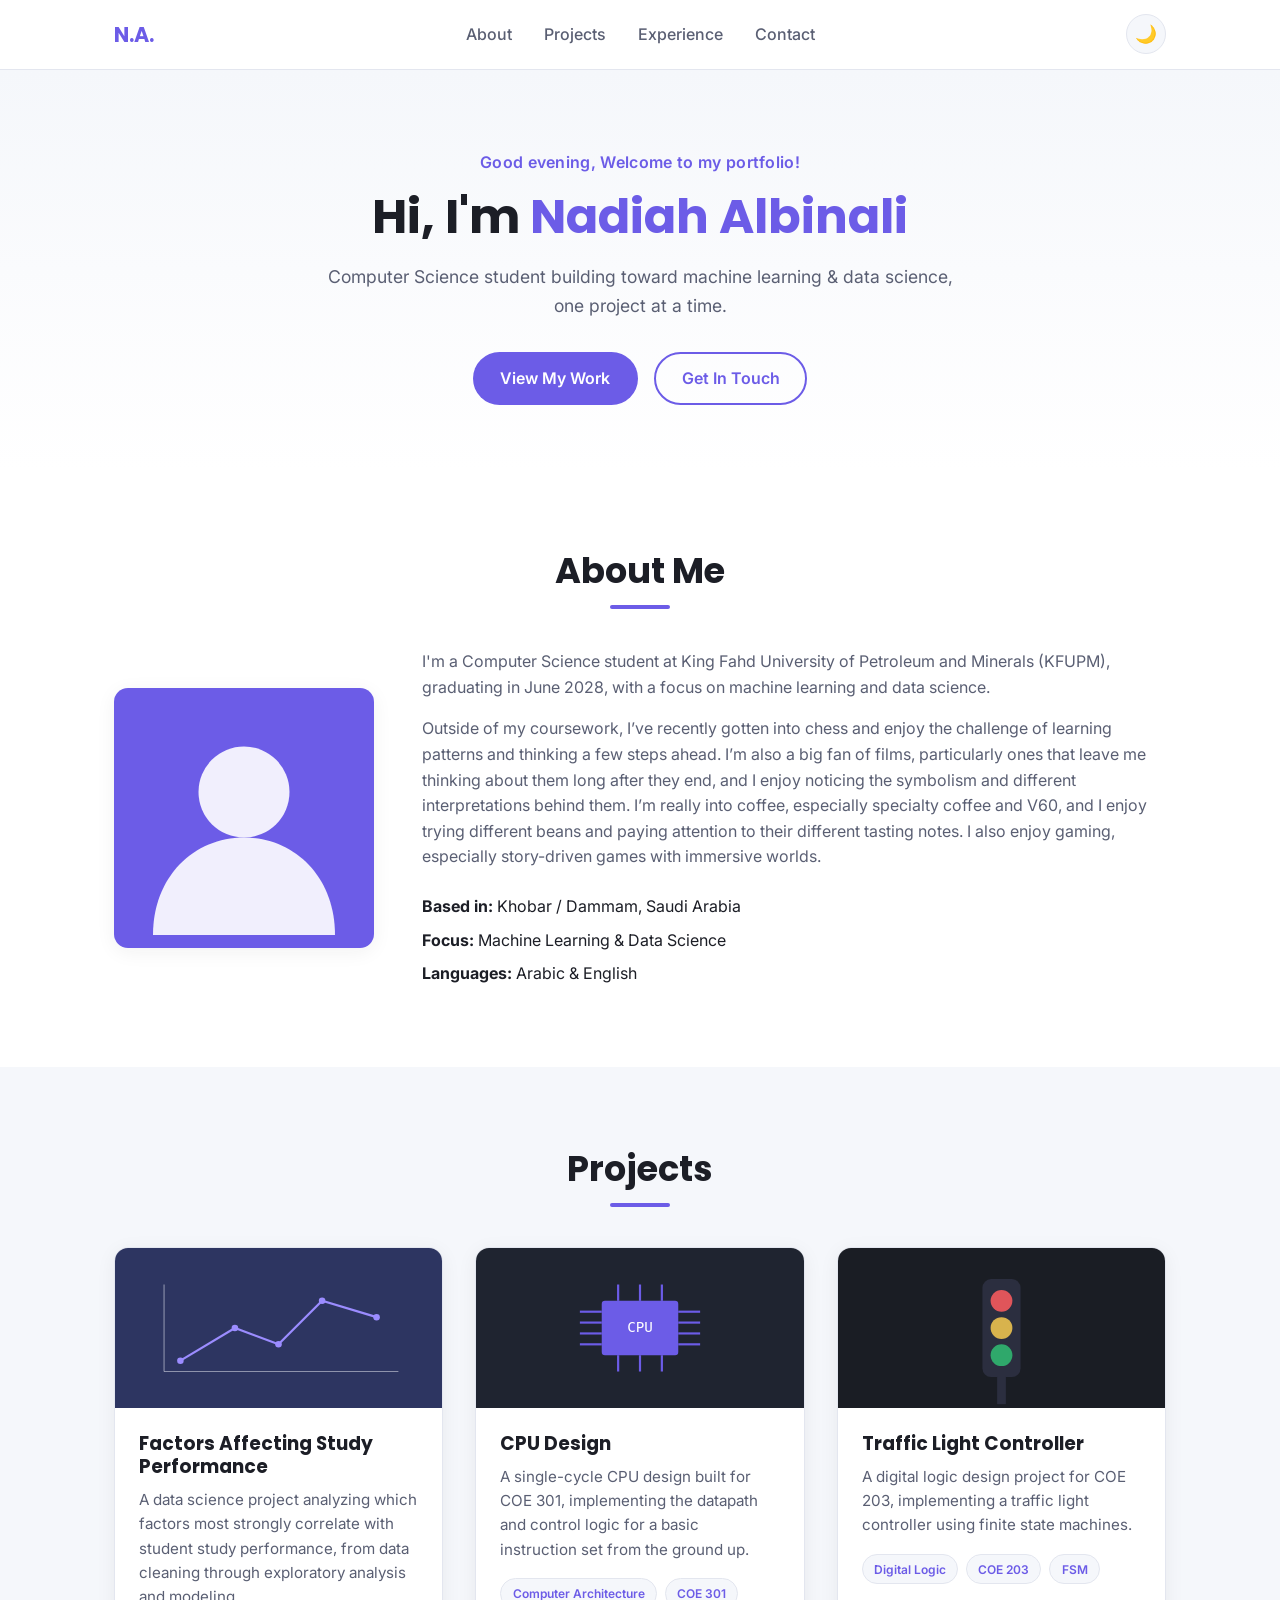
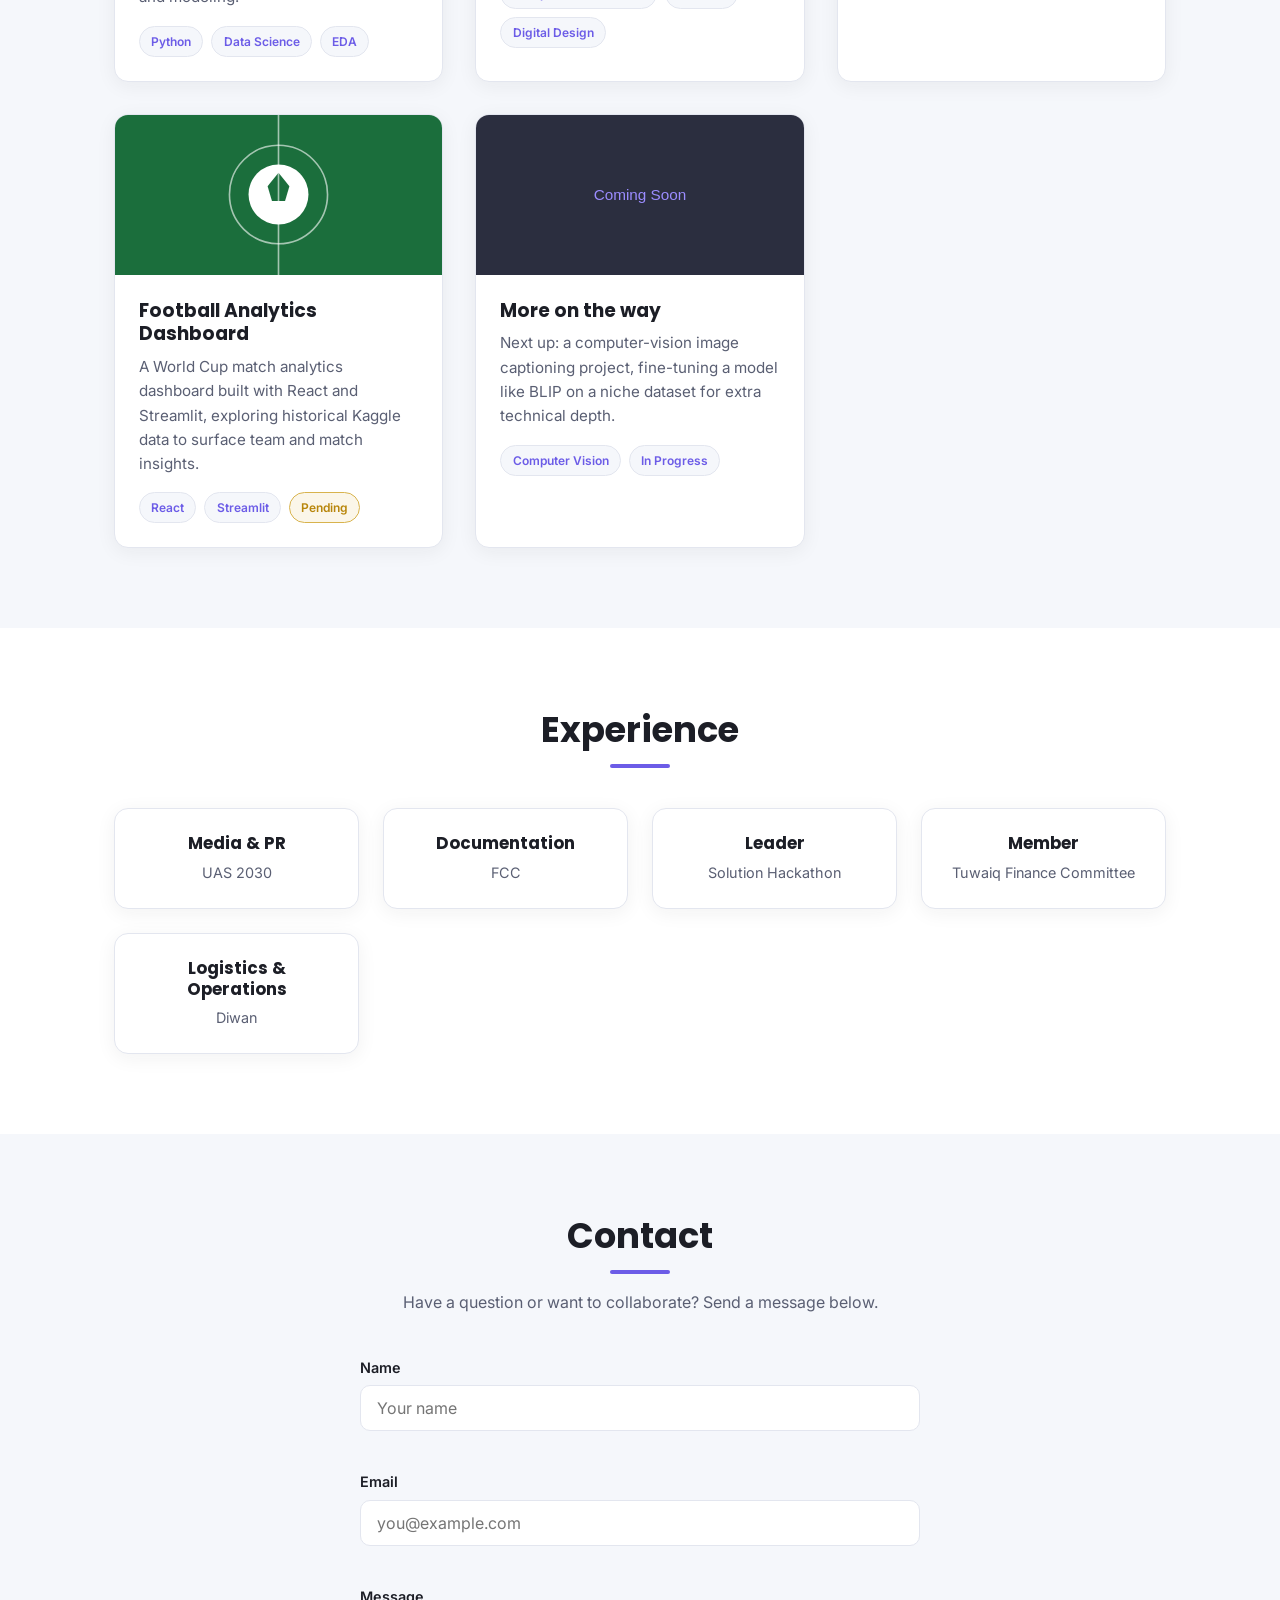
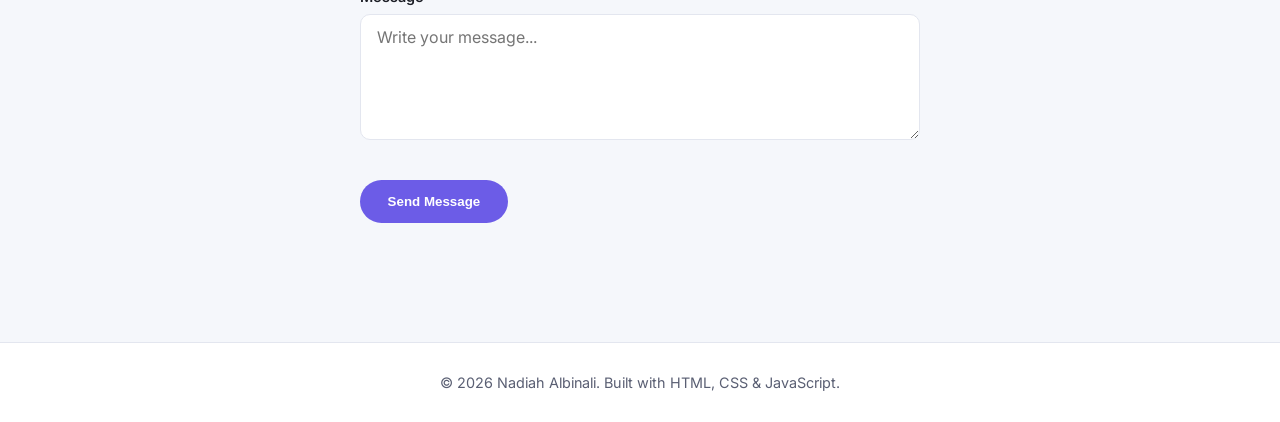
<file: index.html>
<!DOCTYPE html>
<html lang="en">
<head>
  <meta charset="UTF-8" />
  <meta name="viewport" content="width=device-width, initial-scale=1.0" />
  <title>Nadiah Albinali | Portfolio</title>
  <meta name="description" content="Personal portfolio of Nadiah Albinali, Computer Science student focused on ML and data science." />
  <link rel="preconnect" href="https://fonts.googleapis.com">
  <link href="https://fonts.googleapis.com/css2?family=Poppins:wght@400;500;600;700&family=Inter:wght@400;500;600&display=swap" rel="stylesheet">
  <link rel="stylesheet" href="css/styles.css" />
</head>
<body>

  <!-- ===== Header / Navigation ===== -->
  <header class="site-header">
    <nav class="navbar">
      <a href="#home" class="logo">N.A.</a>

      <button id="nav-toggle" class="nav-toggle" aria-label="Toggle navigation menu" aria-expanded="false">
        <span></span>
        <span></span>
        <span></span>
      </button>

      <ul class="nav-links" id="nav-links">
        <li><a href="#about" class="nav-link">About</a></li>
        <li><a href="#projects" class="nav-link">Projects</a></li>
        <li><a href="#experience" class="nav-link">Experience</a></li>
        <li><a href="#contact" class="nav-link">Contact</a></li>
      </ul>

      <button id="theme-toggle" class="theme-toggle" aria-label="Toggle dark and light theme">
        <span id="theme-icon" aria-hidden="true">🌙</span>
      </button>
    </nav>
  </header>

  <main>
    <!-- ===== Hero / Home ===== -->
    <section id="home" class="hero">
      <div class="container hero-content">
        <p id="greeting" class="greeting"><!-- filled by JS: time-of-day greeting --></p>
        <h1>Hi, I'm <span class="accent">Nadiah Albinali</span></h1>
        <p class="tagline">Computer Science student building toward machine learning &amp; data science, one project at a time.</p>
        <div class="hero-actions">
          <a href="#projects" class="btn btn-primary">View My Work</a>
          <a href="#contact" class="btn btn-outline">Get In Touch</a>
        </div>
      </div>
    </section>

    <!-- ===== About Me ===== -->
    <section id="about" class="section">
      <div class="container">
        <h2 class="section-title">About Me</h2>
        <div class="about-grid">
          <div class="about-image">
            <img src="assets/images/profile-placeholder.svg" alt="Portrait placeholder of Nadiah Albinali" />
          </div>
          <div class="about-text">
            <p>
              I'm a Computer Science student at King Fahd University of Petroleum and Minerals (KFUPM),
              graduating in June 2028, with a focus on machine learning and data science.
            </p>
            <p>
              Outside of my coursework, I’ve recently gotten into chess and enjoy the challenge of learning
              patterns and thinking a few steps ahead. I’m also a big fan of films, particularly ones that leave
              me thinking about them long after they end, and I enjoy noticing the symbolism and different 
              interpretations behind them. I’m really into coffee, especially specialty coffee and V60, and I
              enjoy trying different beans and paying attention to their different tasting notes. I also 
              enjoy gaming, especially story-driven games with immersive worlds.
            </p>
            <ul class="about-facts">
              <li><strong>Based in:</strong> Khobar / Dammam, Saudi Arabia</li>
              <li><strong>Focus:</strong> Machine Learning &amp; Data Science</li>
              <li><strong>Languages:</strong> Arabic &amp; English</li>
            </ul>
          </div>
        </div>
      </div>
    </section>

    <!-- ===== Projects ===== -->
    <section id="projects" class="section section-alt">
      <div class="container">
        <h2 class="section-title">Projects</h2>
        <div class="projects-grid">

          <article class="project-card">
            <img src="assets/images/project-study.svg" alt="Study performance data science project preview" class="project-img" />
            <div class="project-body">
              <h3>Factors Affecting Study Performance</h3>
              <p>
                A data science project analyzing which factors most strongly correlate
                with student study performance, from data cleaning through exploratory
                analysis and modeling.
              </p>
              <div class="project-tags">
                <span class="tag">Python</span>
                <span class="tag">Data Science</span>
                <span class="tag">EDA</span>
              </div>
            </div>
          </article>

          <article class="project-card">
            <img src="assets/images/project-cpu.svg" alt="CPU design project preview" class="project-img" />
            <div class="project-body">
              <h3>CPU Design</h3>
              <p>
                A single-cycle CPU design built for COE 301, implementing the datapath
                and control logic for a basic instruction set from the ground up.
              </p>
              <div class="project-tags">
                <span class="tag">Computer Architecture</span>
                <span class="tag">COE 301</span>
                <span class="tag">Digital Design</span>
              </div>
            </div>
          </article>

          <article class="project-card">
            <img src="assets/images/project-traffic-light.svg" alt="Traffic light controller project preview" class="project-img" />
            <div class="project-body">
              <h3>Traffic Light Controller</h3>
              <p>
                A digital logic design project for COE 203, implementing a traffic
                light controller using finite state machines.
              </p>
              <div class="project-tags">
                <span class="tag">Digital Logic</span>
                <span class="tag">COE 203</span>
                <span class="tag">FSM</span>
              </div>
            </div>
          </article>

          <article class="project-card">
            <img src="assets/images/project-football.svg" alt="Football Analytics Dashboard preview" class="project-img" />
            <div class="project-body">
              <h3>Football Analytics Dashboard</h3>
              <p>
                A World Cup match analytics dashboard built with React and Streamlit,
                exploring historical Kaggle data to surface team and match insights.
              </p>
              <div class="project-tags">
                <span class="tag">React</span>
                <span class="tag">Streamlit</span>
                <span class="tag tag-pending">Pending</span>
              </div>
            </div>
          </article>

          <article class="project-card">
            <img src="assets/images/project-placeholder.svg" alt="Placeholder for upcoming project" class="project-img" />
            <div class="project-body">
              <h3>More on the way</h3>
              <p>
                Next up: a computer-vision image captioning project, fine-tuning a model
                like BLIP on a niche dataset for extra technical depth.
              </p>
              <div class="project-tags">
                <span class="tag">Computer Vision</span>
                <span class="tag">In Progress</span>
              </div>
            </div>
          </article>

        </div>
      </div>
    </section>

    <!-- ===== Experience ===== -->
    <section id="experience" class="section">
      <div class="container">
        <h2 class="section-title">Experience</h2>
        <div class="experience-grid">

          <article class="experience-card">
            <h3>Media &amp; PR</h3>
            <p class="experience-org">UAS 2030</p>
          </article>

          <article class="experience-card">
            <h3>Documentation</h3>
            <p class="experience-org">FCC</p>
          </article>

          <article class="experience-card">
            <h3>Leader</h3>
            <p class="experience-org">Solution Hackathon</p>
          </article>

          <article class="experience-card">
            <h3>Member</h3>
            <p class="experience-org">Tuwaiq Finance Committee</p>
          </article>

          <article class="experience-card">
            <h3>Logistics &amp; Operations</h3>
            <p class="experience-org">Diwan</p>
          </article>

        </div>
      </div>
    </section>

    <!-- ===== Contact ===== -->
    <section id="contact" class="section section-alt">
      <div class="container">
        <h2 class="section-title">Contact</h2>
        <p class="section-subtitle">Have a question or want to collaborate? Send a message below.</p>

        <form id="contact-form" class="contact-form" novalidate>
          <div class="form-group">
            <label for="name">Name</label>
            <input type="text" id="name" name="name" placeholder="Your name" required />
            <span class="error-message" id="name-error"></span>
          </div>

          <div class="form-group">
            <label for="email">Email</label>
            <input type="email" id="email" name="email" placeholder="you@example.com" required />
            <span class="error-message" id="email-error"></span>
          </div>

          <div class="form-group">
            <label for="message">Message</label>
            <textarea id="message" name="message" rows="5" placeholder="Write your message..." required></textarea>
            <span class="error-message" id="message-error"></span>
          </div>

          <button type="submit" class="btn btn-primary">Send Message</button>
          <p id="form-success" class="form-success" role="status"></p>
        </form>
      </div>
    </section>
  </main>

  <footer class="site-footer">
    <div class="container footer-content">
      <p>&copy; <span id="year"></span> Nadiah Albinali. Built with HTML, CSS &amp; JavaScript.</p>
    </div>
  </footer>

  <script src="js/script.js"></script>
</body>
</html>
</file>
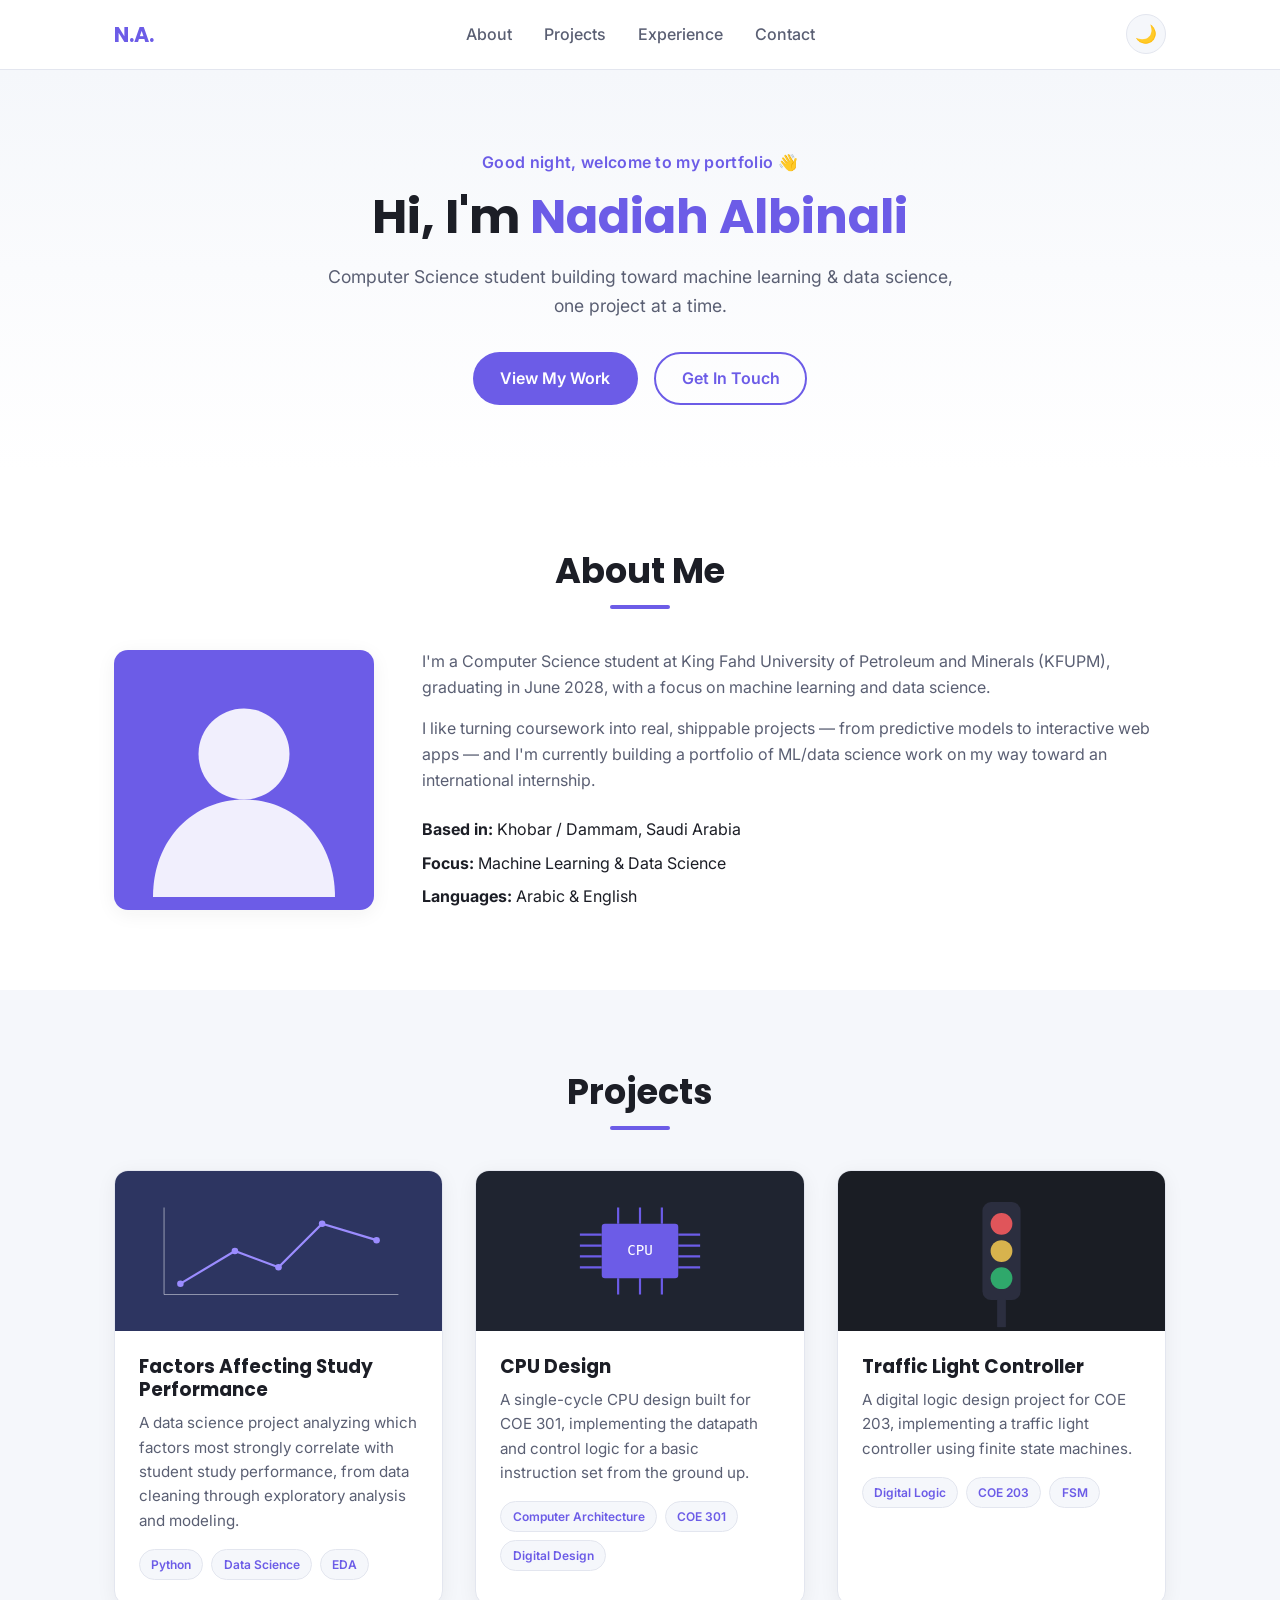
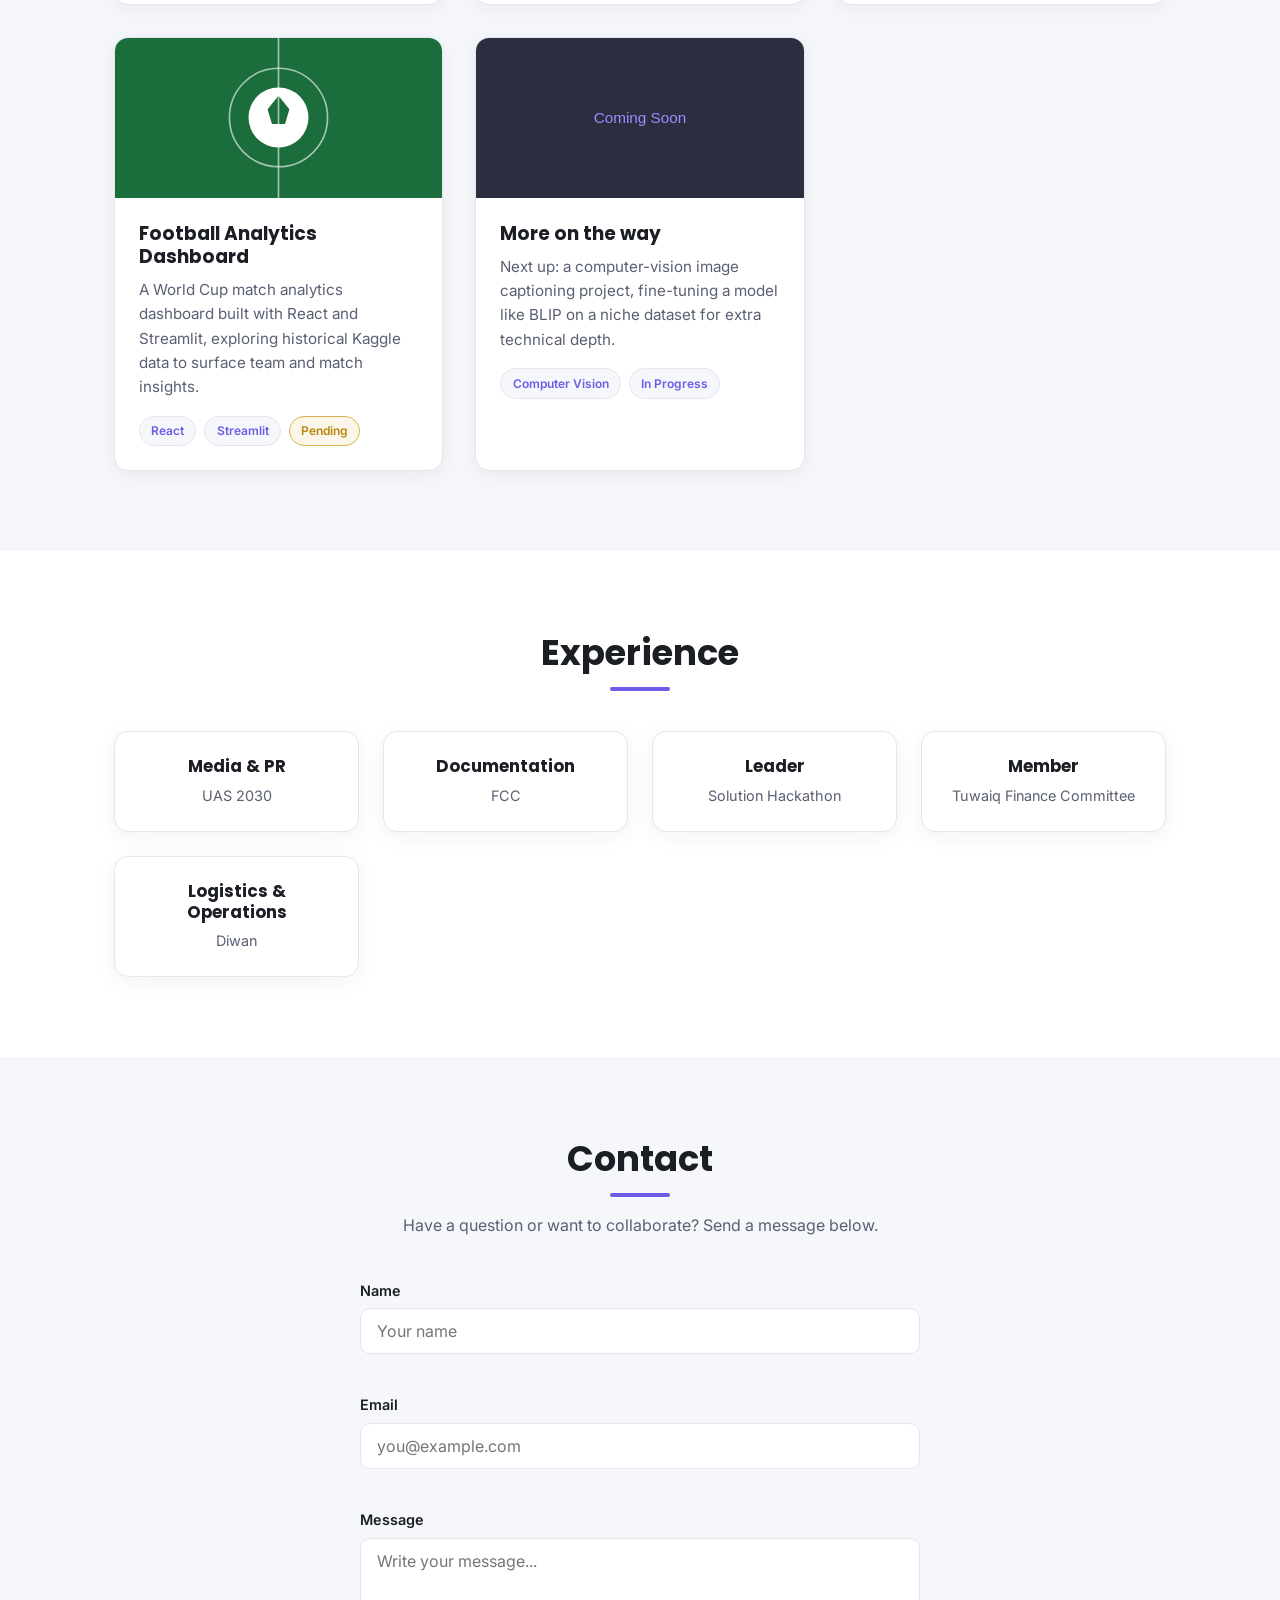
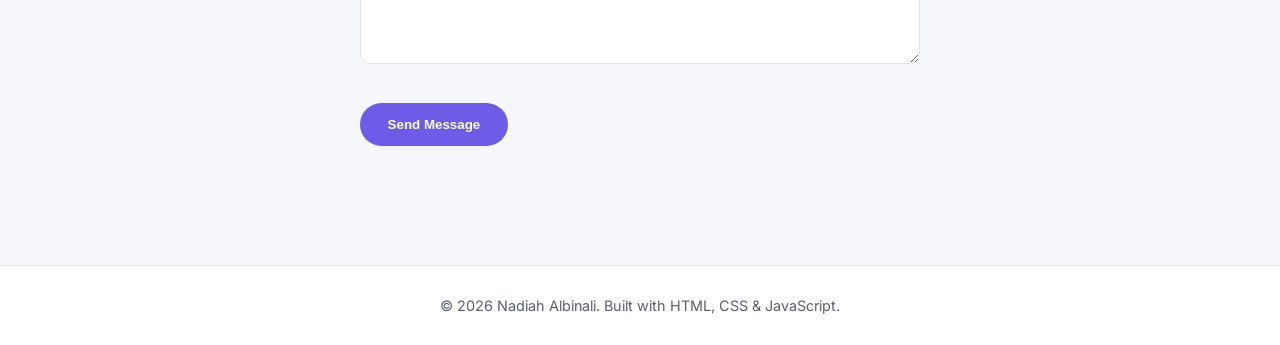
<file: portfolio/index.html>
<!DOCTYPE html>
<html lang="en">
<head>
  <meta charset="UTF-8" />
  <meta name="viewport" content="width=device-width, initial-scale=1.0" />
  <title>Nadiah Albinali | Portfolio</title>
  <meta name="description" content="Personal portfolio of Nadiah Albinali, Computer Science student focused on ML and data science." />
  <link rel="preconnect" href="https://fonts.googleapis.com">
  <link href="https://fonts.googleapis.com/css2?family=Poppins:wght@400;500;600;700&family=Inter:wght@400;500;600&display=swap" rel="stylesheet">
  <link rel="stylesheet" href="css/styles.css" />
</head>
<body>

  <!-- ===== Header / Navigation ===== -->
  <header class="site-header">
    <nav class="navbar">
      <a href="#home" class="logo">N.A.</a>

      <button id="nav-toggle" class="nav-toggle" aria-label="Toggle navigation menu" aria-expanded="false">
        <span></span>
        <span></span>
        <span></span>
      </button>

      <ul class="nav-links" id="nav-links">
        <li><a href="#about" class="nav-link">About</a></li>
        <li><a href="#projects" class="nav-link">Projects</a></li>
        <li><a href="#experience" class="nav-link">Experience</a></li>
        <li><a href="#contact" class="nav-link">Contact</a></li>
      </ul>

      <button id="theme-toggle" class="theme-toggle" aria-label="Toggle dark and light theme">
        <span id="theme-icon" aria-hidden="true">🌙</span>
      </button>
    </nav>
  </header>

  <main>
    <!-- ===== Hero / Home ===== -->
    <section id="home" class="hero">
      <div class="container hero-content">
        <p id="greeting" class="greeting"><!-- filled by JS: time-of-day greeting --></p>
        <h1>Hi, I'm <span class="accent">Nadiah Albinali</span></h1>
        <p class="tagline">Computer Science student building toward machine learning &amp; data science, one project at a time.</p>
        <div class="hero-actions">
          <a href="#projects" class="btn btn-primary">View My Work</a>
          <a href="#contact" class="btn btn-outline">Get In Touch</a>
        </div>
      </div>
    </section>

    <!-- ===== About Me ===== -->
    <section id="about" class="section">
      <div class="container">
        <h2 class="section-title">About Me</h2>
        <div class="about-grid">
          <div class="about-image">
            <img src="assets/images/profile-placeholder.svg" alt="Portrait placeholder of Nadiah Albinali" />
          </div>
          <div class="about-text">
            <p>
              I'm a Computer Science student at King Fahd University of Petroleum and Minerals (KFUPM),
              graduating in June 2028, with a focus on machine learning and data science.
            </p>
            <p>
              I like turning coursework into real, shippable projects — from predictive models to
              interactive web apps — and I'm currently building a portfolio of ML/data science work
              on my way toward an international internship.
            </p>
            <ul class="about-facts">
              <li><strong>Based in:</strong> Khobar / Dammam, Saudi Arabia</li>
              <li><strong>Focus:</strong> Machine Learning &amp; Data Science</li>
              <li><strong>Languages:</strong> Arabic &amp; English</li>
            </ul>
          </div>
        </div>
      </div>
    </section>

    <!-- ===== Projects ===== -->
    <section id="projects" class="section section-alt">
      <div class="container">
        <h2 class="section-title">Projects</h2>
        <div class="projects-grid">

          <article class="project-card">
            <img src="assets/images/project-study.svg" alt="Study performance data science project preview" class="project-img" />
            <div class="project-body">
              <h3>Factors Affecting Study Performance</h3>
              <p>
                A data science project analyzing which factors most strongly correlate
                with student study performance, from data cleaning through exploratory
                analysis and modeling.
              </p>
              <div class="project-tags">
                <span class="tag">Python</span>
                <span class="tag">Data Science</span>
                <span class="tag">EDA</span>
              </div>
            </div>
          </article>

          <article class="project-card">
            <img src="assets/images/project-cpu.svg" alt="CPU design project preview" class="project-img" />
            <div class="project-body">
              <h3>CPU Design</h3>
              <p>
                A single-cycle CPU design built for COE 301, implementing the datapath
                and control logic for a basic instruction set from the ground up.
              </p>
              <div class="project-tags">
                <span class="tag">Computer Architecture</span>
                <span class="tag">COE 301</span>
                <span class="tag">Digital Design</span>
              </div>
            </div>
          </article>

          <article class="project-card">
            <img src="assets/images/project-traffic-light.svg" alt="Traffic light controller project preview" class="project-img" />
            <div class="project-body">
              <h3>Traffic Light Controller</h3>
              <p>
                A digital logic design project for COE 203, implementing a traffic
                light controller using finite state machines.
              </p>
              <div class="project-tags">
                <span class="tag">Digital Logic</span>
                <span class="tag">COE 203</span>
                <span class="tag">FSM</span>
              </div>
            </div>
          </article>

          <article class="project-card">
            <img src="assets/images/project-football.svg" alt="Football Analytics Dashboard preview" class="project-img" />
            <div class="project-body">
              <h3>Football Analytics Dashboard</h3>
              <p>
                A World Cup match analytics dashboard built with React and Streamlit,
                exploring historical Kaggle data to surface team and match insights.
              </p>
              <div class="project-tags">
                <span class="tag">React</span>
                <span class="tag">Streamlit</span>
                <span class="tag tag-pending">Pending</span>
              </div>
            </div>
          </article>

          <article class="project-card">
            <img src="assets/images/project-placeholder.svg" alt="Placeholder for upcoming project" class="project-img" />
            <div class="project-body">
              <h3>More on the way</h3>
              <p>
                Next up: a computer-vision image captioning project, fine-tuning a model
                like BLIP on a niche dataset for extra technical depth.
              </p>
              <div class="project-tags">
                <span class="tag">Computer Vision</span>
                <span class="tag">In Progress</span>
              </div>
            </div>
          </article>

        </div>
      </div>
    </section>

    <!-- ===== Experience ===== -->
    <section id="experience" class="section">
      <div class="container">
        <h2 class="section-title">Experience</h2>
        <div class="experience-grid">

          <article class="experience-card">
            <h3>Media &amp; PR</h3>
            <p class="experience-org">UAS 2030</p>
          </article>

          <article class="experience-card">
            <h3>Documentation</h3>
            <p class="experience-org">FCC</p>
          </article>

          <article class="experience-card">
            <h3>Leader</h3>
            <p class="experience-org">Solution Hackathon</p>
          </article>

          <article class="experience-card">
            <h3>Member</h3>
            <p class="experience-org">Tuwaiq Finance Committee</p>
          </article>

          <article class="experience-card">
            <h3>Logistics &amp; Operations</h3>
            <p class="experience-org">Diwan</p>
          </article>

        </div>
      </div>
    </section>

    <!-- ===== Contact ===== -->
    <section id="contact" class="section section-alt">
      <div class="container">
        <h2 class="section-title">Contact</h2>
        <p class="section-subtitle">Have a question or want to collaborate? Send a message below.</p>

        <form id="contact-form" class="contact-form" novalidate>
          <div class="form-group">
            <label for="name">Name</label>
            <input type="text" id="name" name="name" placeholder="Your name" required />
            <span class="error-message" id="name-error"></span>
          </div>

          <div class="form-group">
            <label for="email">Email</label>
            <input type="email" id="email" name="email" placeholder="you@example.com" required />
            <span class="error-message" id="email-error"></span>
          </div>

          <div class="form-group">
            <label for="message">Message</label>
            <textarea id="message" name="message" rows="5" placeholder="Write your message..." required></textarea>
            <span class="error-message" id="message-error"></span>
          </div>

          <button type="submit" class="btn btn-primary">Send Message</button>
          <p id="form-success" class="form-success" role="status"></p>
        </form>
      </div>
    </section>
  </main>

  <footer class="site-footer">
    <div class="container footer-content">
      <p>&copy; <span id="year"></span> Nadiah Albinali. Built with HTML, CSS &amp; JavaScript.</p>
    </div>
  </footer>

  <script src="js/script.js"></script>
</body>
</html>
</file>
<file: css/styles.css>
/* =========================================================
   Nadiah Albinali — Portfolio Styles
   Organized: variables -> reset -> layout -> components -> responsive
   ========================================================= */

/* ---------- CSS Variables (theme) ---------- */
:root {
  --color-bg: #ffffff;
  --color-bg-alt: #f5f7fb;
  --color-text: #1c1e26;
  --color-text-muted: #5a5f73;
  --color-accent: #6c5ce7;
  --color-accent-dark: #5443c9;
  --color-border: #e3e6ef;
  --color-card-bg: #ffffff;
  --shadow: 0 4px 20px rgba(28, 30, 38, 0.06);
  --radius: 14px;
  --font-heading: 'Poppins', sans-serif;
  --font-body: 'Inter', sans-serif;
  --transition: 0.25s ease;
}

/* Dark theme (toggled via [data-theme="dark"] on <html>) */
[data-theme="dark"] {
  --color-bg: #14151f;
  --color-bg-alt: #1b1d29;
  --color-text: #eef0f7;
  --color-text-muted: #a4a8bd;
  --color-accent: #9b8cff;
  --color-accent-dark: #7c6bee;
  --color-border: #2b2e3f;
  --color-card-bg: #1e2030;
  --shadow: 0 4px 20px rgba(0, 0, 0, 0.35);
}

/* ---------- Reset ---------- */
* {
  margin: 0;
  padding: 0;
  box-sizing: border-box;
}

html {
  scroll-behavior: smooth;
}

body {
  font-family: var(--font-body);
  background: var(--color-bg);
  color: var(--color-text);
  line-height: 1.6;
  transition: background var(--transition), color var(--transition);
}

img {
  max-width: 100%;
  display: block;
}

a {
  text-decoration: none;
  color: inherit;
}

ul {
  list-style: none;
}

h1, h2, h3 {
  font-family: var(--font-heading);
  line-height: 1.25;
}

.container {
  width: 100%;
  max-width: 1100px;
  margin: 0 auto;
  padding: 0 1.5rem;
}

/* ---------- Header / Navbar ---------- */
.site-header {
  position: sticky;
  top: 0;
  z-index: 100;
  background: var(--color-bg);
  border-bottom: 1px solid var(--color-border);
}

.navbar {
  max-width: 1100px;
  margin: 0 auto;
  display: flex;
  align-items: center;
  justify-content: space-between;
  padding: 0.9rem 1.5rem;
}

.logo {
  font-family: var(--font-heading);
  font-weight: 700;
  font-size: 1.3rem;
  color: var(--color-accent);
}

.nav-links {
  display: flex;
  gap: 2rem;
}

.nav-link {
  font-weight: 500;
  color: var(--color-text-muted);
  transition: color var(--transition);
}

.nav-link:hover,
.nav-link:focus-visible {
  color: var(--color-accent);
}

.theme-toggle {
  background: var(--color-bg-alt);
  border: 1px solid var(--color-border);
  border-radius: 999px;
  width: 40px;
  height: 40px;
  font-size: 1.1rem;
  cursor: pointer;
  display: flex;
  align-items: center;
  justify-content: center;
  transition: transform var(--transition), background var(--transition);
}

.theme-toggle:hover {
  transform: scale(1.08);
}

.nav-toggle {
  display: none;
  flex-direction: column;
  justify-content: center;
  gap: 5px;
  width: 32px;
  height: 32px;
  background: none;
  border: none;
  cursor: pointer;
}

.nav-toggle span {
  display: block;
  height: 2px;
  width: 100%;
  background: var(--color-text);
  border-radius: 2px;
  transition: transform var(--transition), opacity var(--transition);
}

/* ---------- Hero ---------- */
.hero {
  padding: 5rem 0 4rem;
  background: linear-gradient(180deg, var(--color-bg-alt), var(--color-bg));
}

.hero-content {
  text-align: center;
  max-width: 700px;
}

.greeting {
  color: var(--color-accent);
  font-weight: 600;
  margin-bottom: 0.75rem;
  letter-spacing: 0.02em;
}

.hero h1 {
  font-size: clamp(2rem, 5vw, 3rem);
  margin-bottom: 1rem;
}

.accent {
  color: var(--color-accent);
}

.tagline {
  color: var(--color-text-muted);
  font-size: 1.1rem;
  margin-bottom: 2rem;
}

.hero-actions {
  display: flex;
  gap: 1rem;
  justify-content: center;
  flex-wrap: wrap;
}

/* ---------- Buttons ---------- */
.btn {
  display: inline-block;
  padding: 0.75rem 1.6rem;
  border-radius: 999px;
  font-weight: 600;
  transition: transform var(--transition), background var(--transition), color var(--transition);
  cursor: pointer;
  border: 2px solid transparent;
}

.btn-primary {
  background: var(--color-accent);
  color: #fff;
}

.btn-primary:hover {
  background: var(--color-accent-dark);
  transform: translateY(-2px);
}

.btn-outline {
  border-color: var(--color-accent);
  color: var(--color-accent);
  background: transparent;
}

.btn-outline:hover {
  background: var(--color-accent);
  color: #fff;
  transform: translateY(-2px);
}

/* ---------- Sections ---------- */
.section {
  padding: 5rem 0;
  background: var(--color-bg);
  transition: background var(--transition), color var(--transition);
}

.section-alt {
  background: var(--color-bg-alt);
}

.section-title {
  font-size: clamp(1.6rem, 4vw, 2.2rem);
  text-align: center;
  margin-bottom: 2.5rem;
  position: relative;
}

.section-title::after {
  content: "";
  display: block;
  width: 60px;
  height: 4px;
  background: var(--color-accent);
  border-radius: 2px;
  margin: 0.75rem auto 0;
}

.section-subtitle {
  text-align: center;
  color: var(--color-text-muted);
  margin-top: -1.5rem;
  margin-bottom: 2.5rem;
}

/* ---------- About ---------- */
.about-grid {
  display: grid;
  grid-template-columns: 260px 1fr;
  gap: 3rem;
  align-items: center;
}

.about-image img {
  border-radius: var(--radius);
  box-shadow: var(--shadow);
}

.about-text p {
  margin-bottom: 1rem;
  color: var(--color-text-muted);
}

.about-facts {
  margin-top: 1.5rem;
  display: flex;
  flex-direction: column;
  gap: 0.5rem;
}

.about-facts strong {
  color: var(--color-text);
}

/* ---------- Projects ---------- */
.projects-grid {
  display: grid;
  grid-template-columns: repeat(auto-fit, minmax(260px, 1fr));
  gap: 2rem;
}

.project-card {
  background: var(--color-card-bg);
  border: 1px solid var(--color-border);
  border-radius: var(--radius);
  overflow: hidden;
  box-shadow: var(--shadow);
  transition: transform var(--transition);
}

.project-card:hover {
  transform: translateY(-6px);
}

.project-img {
  width: 100%;
  height: 160px;
  object-fit: cover;
  background: var(--color-bg-alt);
}

.project-body {
  padding: 1.5rem;
}

.project-body h3 {
  margin-bottom: 0.6rem;
}

.project-body p {
  color: var(--color-text-muted);
  font-size: 0.95rem;
  margin-bottom: 1rem;
}

.project-tags {
  display: flex;
  flex-wrap: wrap;
  gap: 0.5rem;
}

.tag {
  font-size: 0.75rem;
  font-weight: 600;
  padding: 0.3rem 0.7rem;
  border-radius: 999px;
  background: var(--color-bg-alt);
  color: var(--color-accent);
  border: 1px solid var(--color-border);
}

.tag-pending {
  color: #b8860b;
  border-color: #d8b34d;
  background: rgba(216, 179, 77, 0.12);
}

/* ---------- Experience ---------- */
.experience-grid {
  display: grid;
  grid-template-columns: repeat(auto-fit, minmax(220px, 1fr));
  gap: 1.5rem;
}

.experience-card {
  background: var(--color-card-bg);
  border: 1px solid var(--color-border);
  border-radius: var(--radius);
  box-shadow: var(--shadow);
  padding: 1.5rem;
  text-align: center;
  transition: transform var(--transition);
}

.experience-card:hover {
  transform: translateY(-4px);
}

.experience-card h3 {
  font-size: 1.05rem;
  margin-bottom: 0.4rem;
}

.experience-org {
  color: var(--color-text-muted);
  font-size: 0.9rem;
}

/* ---------- Contact ---------- */
.contact-form {
  max-width: 560px;
  margin: 0 auto;
  display: flex;
  flex-direction: column;
  gap: 1.25rem;
}

.form-group {
  display: flex;
  flex-direction: column;
  gap: 0.4rem;
}

.form-group label {
  font-weight: 600;
  font-size: 0.9rem;
}

.form-group input,
.form-group textarea {
  padding: 0.75rem 1rem;
  border-radius: 10px;
  border: 1px solid var(--color-border);
  background: var(--color-bg);
  color: var(--color-text);
  font-family: var(--font-body);
  font-size: 1rem;
  transition: border-color var(--transition);
}

.form-group input:focus,
.form-group textarea:focus {
  outline: none;
  border-color: var(--color-accent);
}

.form-group input.invalid,
.form-group textarea.invalid {
  border-color: #e0555a;
}

.error-message {
  color: #e0555a;
  font-size: 0.8rem;
  min-height: 1em;
}

.contact-form .btn {
  align-self: flex-start;
}

.form-success {
  color: #2fa86b;
  font-weight: 600;
  min-height: 1.2em;
}

/* ---------- Footer ---------- */
.site-footer {
  border-top: 1px solid var(--color-border);
  padding: 1.75rem 0;
  background: var(--color-bg);
  transition: background var(--transition), color var(--transition);
}

.footer-content {
  text-align: center;
  color: var(--color-text-muted);
  font-size: 0.9rem;
}

/* =========================================================
   Responsive breakpoints
   ========================================================= */

/* Tablet */
@media (max-width: 900px) {
  .about-grid {
    grid-template-columns: 1fr;
    text-align: center;
  }

  .about-image {
    max-width: 220px;
    margin: 0 auto;
  }

  .about-facts {
    align-items: center;
  }
}

/* Mobile */
@media (max-width: 640px) {
  .nav-toggle {
    display: flex;
  }

  .nav-links {
    position: absolute;
    top: 100%;
    left: 0;
    right: 0;
    background: var(--color-bg);
    flex-direction: column;
    align-items: center;
    gap: 0;
    max-height: 0;
    overflow: hidden;
    border-bottom: 1px solid var(--color-border);
    transition: max-height var(--transition);
  }

  .nav-links.open {
    max-height: 300px;
  }

  .nav-links li {
    width: 100%;
    text-align: center;
  }

  .nav-link {
    display: block;
    padding: 1rem;
  }

  .hero {
    padding: 3.5rem 0 2.5rem;
  }

  .section {
    padding: 3.5rem 0;
  }

  .contact-form .btn {
    align-self: stretch;
    text-align: center;
  }
}
</file>
<file: portfolio/css/styles.css>
/* =========================================================
   Nadiah Albinali — Portfolio Styles
   Organized: variables -> reset -> layout -> components -> responsive
   ========================================================= */

/* ---------- CSS Variables (theme) ---------- */
:root {
  --color-bg: #ffffff;
  --color-bg-alt: #f5f7fb;
  --color-text: #1c1e26;
  --color-text-muted: #5a5f73;
  --color-accent: #6c5ce7;
  --color-accent-dark: #5443c9;
  --color-border: #e3e6ef;
  --color-card-bg: #ffffff;
  --shadow: 0 4px 20px rgba(28, 30, 38, 0.06);
  --radius: 14px;
  --font-heading: 'Poppins', sans-serif;
  --font-body: 'Inter', sans-serif;
  --transition: 0.25s ease;
}

/* Dark theme (toggled via [data-theme="dark"] on <html>) */
[data-theme="dark"] {
  --color-bg: #14151f;
  --color-bg-alt: #1b1d29;
  --color-text: #eef0f7;
  --color-text-muted: #a4a8bd;
  --color-accent: #9b8cff;
  --color-accent-dark: #7c6bee;
  --color-border: #2b2e3f;
  --color-card-bg: #1e2030;
  --shadow: 0 4px 20px rgba(0, 0, 0, 0.35);
}

/* ---------- Reset ---------- */
* {
  margin: 0;
  padding: 0;
  box-sizing: border-box;
}

html {
  scroll-behavior: smooth;
}

body {
  font-family: var(--font-body);
  background: var(--color-bg);
  color: var(--color-text);
  line-height: 1.6;
  transition: background var(--transition), color var(--transition);
}

img {
  max-width: 100%;
  display: block;
}

a {
  text-decoration: none;
  color: inherit;
}

ul {
  list-style: none;
}

h1, h2, h3 {
  font-family: var(--font-heading);
  line-height: 1.25;
}

.container {
  width: 100%;
  max-width: 1100px;
  margin: 0 auto;
  padding: 0 1.5rem;
}

/* ---------- Header / Navbar ---------- */
.site-header {
  position: sticky;
  top: 0;
  z-index: 100;
  background: var(--color-bg);
  border-bottom: 1px solid var(--color-border);
}

.navbar {
  max-width: 1100px;
  margin: 0 auto;
  display: flex;
  align-items: center;
  justify-content: space-between;
  padding: 0.9rem 1.5rem;
}

.logo {
  font-family: var(--font-heading);
  font-weight: 700;
  font-size: 1.3rem;
  color: var(--color-accent);
}

.nav-links {
  display: flex;
  gap: 2rem;
}

.nav-link {
  font-weight: 500;
  color: var(--color-text-muted);
  transition: color var(--transition);
}

.nav-link:hover,
.nav-link:focus-visible {
  color: var(--color-accent);
}

.theme-toggle {
  background: var(--color-bg-alt);
  border: 1px solid var(--color-border);
  border-radius: 999px;
  width: 40px;
  height: 40px;
  font-size: 1.1rem;
  cursor: pointer;
  display: flex;
  align-items: center;
  justify-content: center;
  transition: transform var(--transition), background var(--transition);
}

.theme-toggle:hover {
  transform: scale(1.08);
}

.nav-toggle {
  display: none;
  flex-direction: column;
  justify-content: center;
  gap: 5px;
  width: 32px;
  height: 32px;
  background: none;
  border: none;
  cursor: pointer;
}

.nav-toggle span {
  display: block;
  height: 2px;
  width: 100%;
  background: var(--color-text);
  border-radius: 2px;
  transition: transform var(--transition), opacity var(--transition);
}

/* ---------- Hero ---------- */
.hero {
  padding: 5rem 0 4rem;
  background: linear-gradient(180deg, var(--color-bg-alt), var(--color-bg));
}

.hero-content {
  text-align: center;
  max-width: 700px;
}

.greeting {
  color: var(--color-accent);
  font-weight: 600;
  margin-bottom: 0.75rem;
  letter-spacing: 0.02em;
}

.hero h1 {
  font-size: clamp(2rem, 5vw, 3rem);
  margin-bottom: 1rem;
}

.accent {
  color: var(--color-accent);
}

.tagline {
  color: var(--color-text-muted);
  font-size: 1.1rem;
  margin-bottom: 2rem;
}

.hero-actions {
  display: flex;
  gap: 1rem;
  justify-content: center;
  flex-wrap: wrap;
}

/* ---------- Buttons ---------- */
.btn {
  display: inline-block;
  padding: 0.75rem 1.6rem;
  border-radius: 999px;
  font-weight: 600;
  transition: transform var(--transition), background var(--transition), color var(--transition);
  cursor: pointer;
  border: 2px solid transparent;
}

.btn-primary {
  background: var(--color-accent);
  color: #fff;
}

.btn-primary:hover {
  background: var(--color-accent-dark);
  transform: translateY(-2px);
}

.btn-outline {
  border-color: var(--color-accent);
  color: var(--color-accent);
  background: transparent;
}

.btn-outline:hover {
  background: var(--color-accent);
  color: #fff;
  transform: translateY(-2px);
}

/* ---------- Sections ---------- */
.section {
  padding: 5rem 0;
  background: var(--color-bg);
  transition: background var(--transition), color var(--transition);
}

.section-alt {
  background: var(--color-bg-alt);
}

.section-title {
  font-size: clamp(1.6rem, 4vw, 2.2rem);
  text-align: center;
  margin-bottom: 2.5rem;
  position: relative;
}

.section-title::after {
  content: "";
  display: block;
  width: 60px;
  height: 4px;
  background: var(--color-accent);
  border-radius: 2px;
  margin: 0.75rem auto 0;
}

.section-subtitle {
  text-align: center;
  color: var(--color-text-muted);
  margin-top: -1.5rem;
  margin-bottom: 2.5rem;
}

/* ---------- About ---------- */
.about-grid {
  display: grid;
  grid-template-columns: 260px 1fr;
  gap: 3rem;
  align-items: center;
}

.about-image img {
  border-radius: var(--radius);
  box-shadow: var(--shadow);
}

.about-text p {
  margin-bottom: 1rem;
  color: var(--color-text-muted);
}

.about-facts {
  margin-top: 1.5rem;
  display: flex;
  flex-direction: column;
  gap: 0.5rem;
}

.about-facts strong {
  color: var(--color-text);
}

/* ---------- Projects ---------- */
.projects-grid {
  display: grid;
  grid-template-columns: repeat(auto-fit, minmax(260px, 1fr));
  gap: 2rem;
}

.project-card {
  background: var(--color-card-bg);
  border: 1px solid var(--color-border);
  border-radius: var(--radius);
  overflow: hidden;
  box-shadow: var(--shadow);
  transition: transform var(--transition);
}

.project-card:hover {
  transform: translateY(-6px);
}

.project-img {
  width: 100%;
  height: 160px;
  object-fit: cover;
  background: var(--color-bg-alt);
}

.project-body {
  padding: 1.5rem;
}

.project-body h3 {
  margin-bottom: 0.6rem;
}

.project-body p {
  color: var(--color-text-muted);
  font-size: 0.95rem;
  margin-bottom: 1rem;
}

.project-tags {
  display: flex;
  flex-wrap: wrap;
  gap: 0.5rem;
}

.tag {
  font-size: 0.75rem;
  font-weight: 600;
  padding: 0.3rem 0.7rem;
  border-radius: 999px;
  background: var(--color-bg-alt);
  color: var(--color-accent);
  border: 1px solid var(--color-border);
}

.tag-pending {
  color: #b8860b;
  border-color: #d8b34d;
  background: rgba(216, 179, 77, 0.12);
}

/* ---------- Experience ---------- */
.experience-grid {
  display: grid;
  grid-template-columns: repeat(auto-fit, minmax(220px, 1fr));
  gap: 1.5rem;
}

.experience-card {
  background: var(--color-card-bg);
  border: 1px solid var(--color-border);
  border-radius: var(--radius);
  box-shadow: var(--shadow);
  padding: 1.5rem;
  text-align: center;
  transition: transform var(--transition);
}

.experience-card:hover {
  transform: translateY(-4px);
}

.experience-card h3 {
  font-size: 1.05rem;
  margin-bottom: 0.4rem;
}

.experience-org {
  color: var(--color-text-muted);
  font-size: 0.9rem;
}

/* ---------- Contact ---------- */
.contact-form {
  max-width: 560px;
  margin: 0 auto;
  display: flex;
  flex-direction: column;
  gap: 1.25rem;
}

.form-group {
  display: flex;
  flex-direction: column;
  gap: 0.4rem;
}

.form-group label {
  font-weight: 600;
  font-size: 0.9rem;
}

.form-group input,
.form-group textarea {
  padding: 0.75rem 1rem;
  border-radius: 10px;
  border: 1px solid var(--color-border);
  background: var(--color-bg);
  color: var(--color-text);
  font-family: var(--font-body);
  font-size: 1rem;
  transition: border-color var(--transition);
}

.form-group input:focus,
.form-group textarea:focus {
  outline: none;
  border-color: var(--color-accent);
}

.form-group input.invalid,
.form-group textarea.invalid {
  border-color: #e0555a;
}

.error-message {
  color: #e0555a;
  font-size: 0.8rem;
  min-height: 1em;
}

.contact-form .btn {
  align-self: flex-start;
}

.form-success {
  color: #2fa86b;
  font-weight: 600;
  min-height: 1.2em;
}

/* ---------- Footer ---------- */
.site-footer {
  border-top: 1px solid var(--color-border);
  padding: 1.75rem 0;
  background: var(--color-bg);
  transition: background var(--transition), color var(--transition);
}

.footer-content {
  text-align: center;
  color: var(--color-text-muted);
  font-size: 0.9rem;
}

/* =========================================================
   Responsive breakpoints
   ========================================================= */

/* Tablet */
@media (max-width: 900px) {
  .about-grid {
    grid-template-columns: 1fr;
    text-align: center;
  }

  .about-image {
    max-width: 220px;
    margin: 0 auto;
  }

  .about-facts {
    align-items: center;
  }
}

/* Mobile */
@media (max-width: 640px) {
  .nav-toggle {
    display: flex;
  }

  .nav-links {
    position: absolute;
    top: 100%;
    left: 0;
    right: 0;
    background: var(--color-bg);
    flex-direction: column;
    align-items: center;
    gap: 0;
    max-height: 0;
    overflow: hidden;
    border-bottom: 1px solid var(--color-border);
    transition: max-height var(--transition);
  }

  .nav-links.open {
    max-height: 300px;
  }

  .nav-links li {
    width: 100%;
    text-align: center;
  }

  .nav-link {
    display: block;
    padding: 1rem;
  }

  .hero {
    padding: 3.5rem 0 2.5rem;
  }

  .section {
    padding: 3.5rem 0;
  }

  .contact-form .btn {
    align-self: stretch;
    text-align: center;
  }
}
</file>
